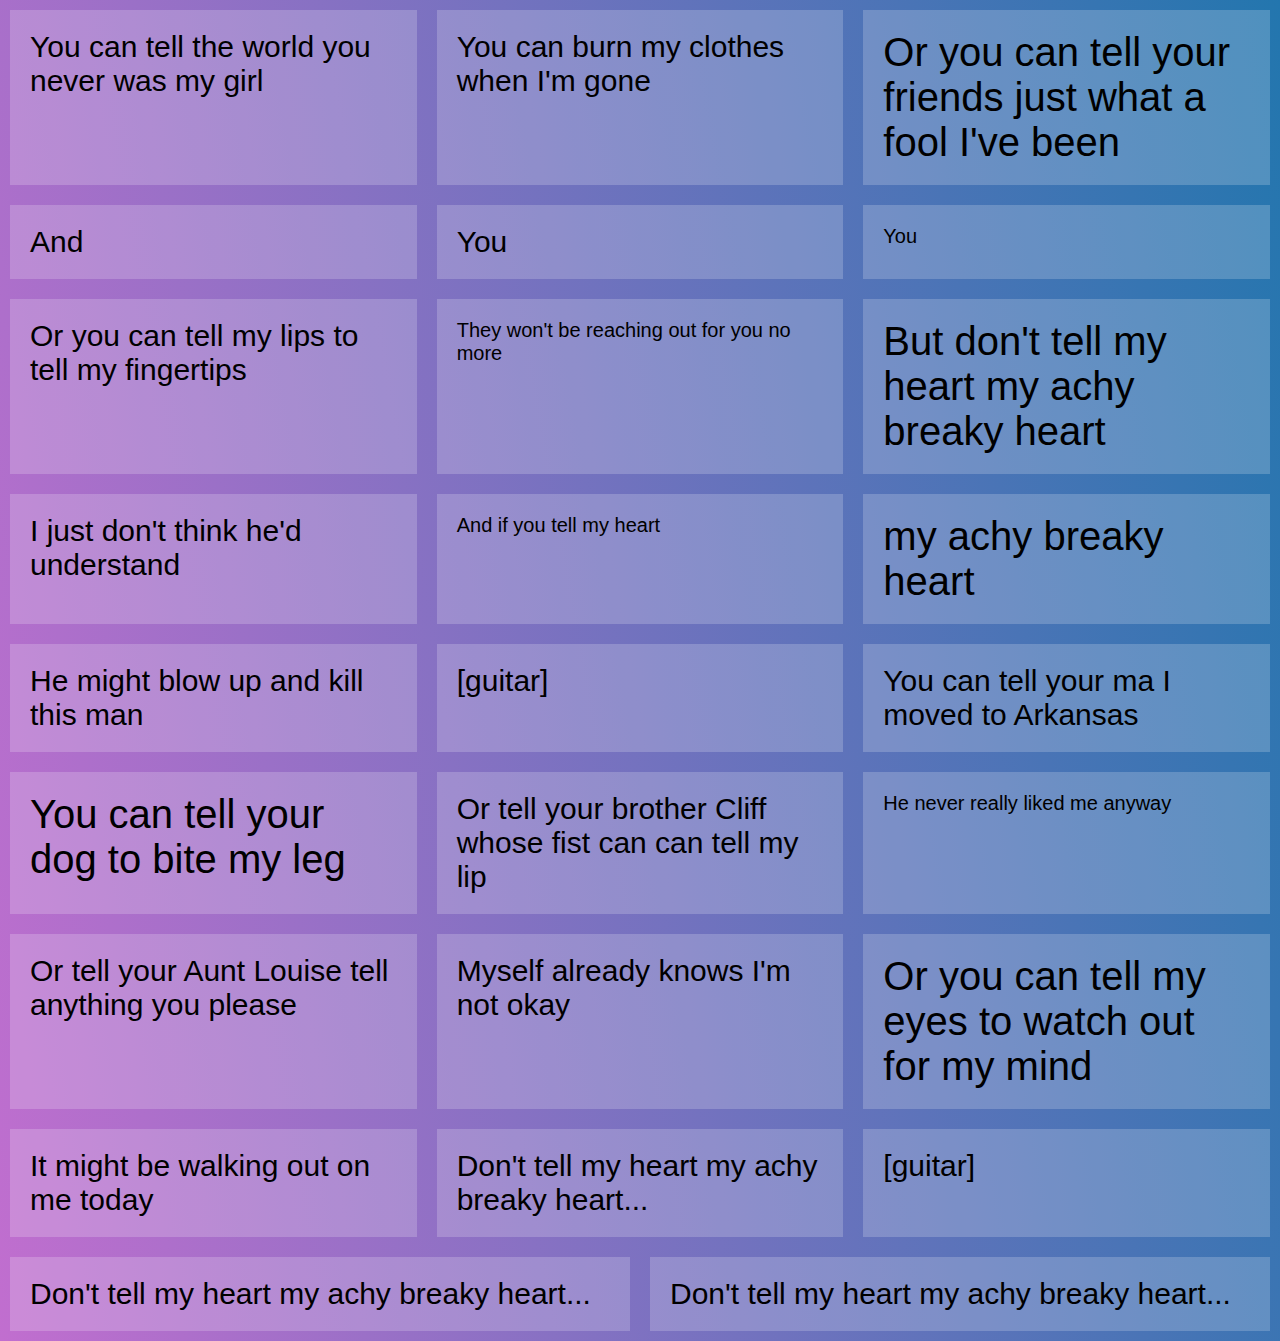
<file: equal-height-elements/index.html>
<!DOCTYPE html>
<html lang="en">
  <head>
    <meta charset="UTF-8" />
    <title>FlexBox Nav</title>
    <link
      rel="stylesheet"
      href="https://maxcdn.bootstrapcdn.com/font-awesome/4.3.0/css/font-awesome.min.css"
    />
    <link rel="stylesheet" href="./style-START.css" />
  </head>
  <body>
    <div class="elements">
      <div class="item">You can tell the world you never was my girl</div>
      <div class="item">You can burn my clothes when I'm gone</div>
      <div class="item large">
        Or you can tell your friends just what a fool I've been
      </div>
      <div class="item">And</div>

      <div class="item">You</div>
      <div class="item small">You</div>
      <div class="item">Or you can tell my lips to tell my fingertips</div>
      <div class="item small">They won't be reaching out for you no more</div>

      <div class="item large">But don't tell my heart my achy breaky heart</div>
      <div class="item">I just don't think he'd understand</div>
      <div class="item small">And if you tell my heart</div>
      <div class="item large">my achy breaky heart</div>
      <div class="item">He might blow up and kill this man</div>

      <div class="item">[guitar]</div>

      <div class="item">You can tell your ma I moved to Arkansas</div>
      <div class="item large">You can tell your dog to bite my leg</div>
      <div class="item">
        Or tell your brother Cliff whose fist can can tell my lip
      </div>
      <div class="item small">He never really liked me anyway</div>

      <div class="item">Or tell your Aunt Louise tell anything you please</div>
      <div class="item">Myself already knows I'm not okay</div>
      <div class="item large">
        Or you can tell my eyes to watch out for my mind
      </div>
      <div class="item">It might be walking out on me today</div>

      <div class="item">Don't tell my heart my achy breaky heart...</div>

      <div class="item">[guitar]</div>

      <div class="item">Don't tell my heart my achy breaky heart...</div>
      <div class="item">Don't tell my heart my achy breaky heart...</div>
    </div>
  </body>
</html>
</file>
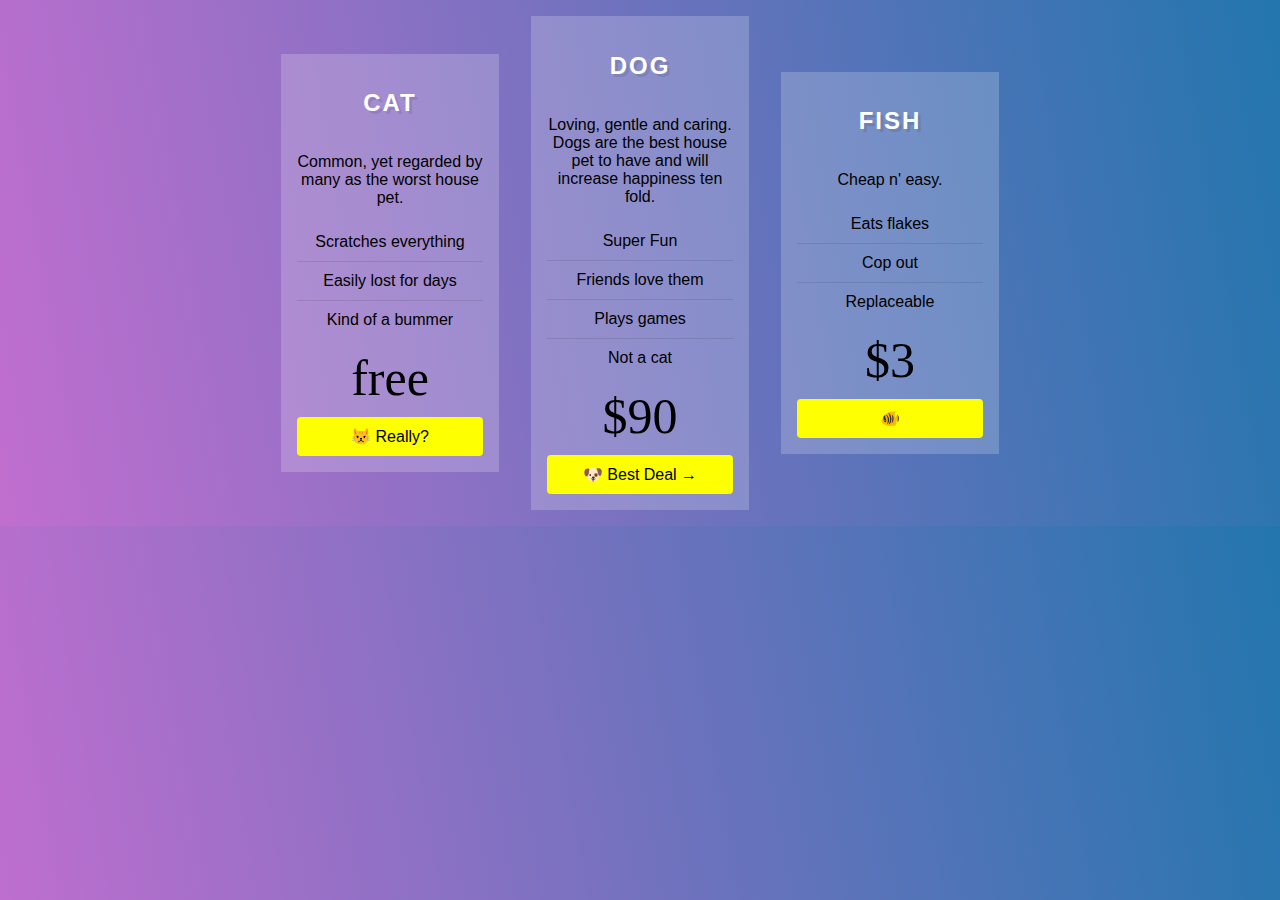
<file: pricing-grid/index.html>
<!DOCTYPE html>
<html lang="en">
  <head>
    <meta charset="UTF-8" />
    <title>FlexBox Nav</title>
    <link
      rel="stylesheet"
      href="https://maxcdn.bootstrapcdn.com/font-awesome/4.3.0/css/font-awesome.min.css"
    />
    <link rel="stylesheet" href="style-START.css" />
  </head>
  <body>
    <!-- Flex Container! -->
    <div class="pricing-grid">
      <div class="plan plan1">
        <h2>Cat</h2>
        <p>Common, yet regarded by many as the worst house pet.</p>
        <ul class="features">
          <li>Scratches everything</li>
          <li>Easily lost for days</li>
          <li>Kind of a bummer</li>
        </ul>

        <p class="price">free</p>

        <a href="#" class="cta">😾 Really?</a>
      </div>

      <div class="plan plan2">
        <h2>Dog</h2>
        <p>
          Loving, gentle and caring. Dogs are the best house pet to have and
          will increase happiness ten fold.
        </p>
        <ul class="features">
          <li>Super Fun</li>
          <li>Friends love them</li>
          <li>Plays games</li>
          <li>Not a cat</li>
        </ul>

        <p class="price">$90</p>

        <a href="#" class="cta">🐶 Best Deal →</a>
      </div>

      <div class="plan plan3">
        <h2>Fish</h2>
        <p>Cheap n' easy.</p>
        <ul class="features">
          <li>Eats flakes</li>
          <li>Cop out</li>
          <li>Replaceable</li>
        </ul>

        <p class="price">$3</p>

        <a href="#" class="cta">🐠</a>
      </div>
    </div>
  </body>
</html>
</file>
<file: equal-height-elements/style-START.css>
/* Some CSS Setup - nothing to do with flexbox */
html {
  box-sizing: border-box;
}

*,
*:before,
*:after {
  box-sizing: inherit;
}

body {
  font-family: sans-serif;
  margin: 0;
  background-image: linear-gradient(260deg, #2376ae 0%, #c16ecf 100%);
}

a {
  color: white;
}

.item.large {
  font-size: 40px;
}

.item.small {
  font-size: 20px;
}

.item {
  background: rgba(255, 255, 255, 0.2);
  margin: 10px;
  padding: 20px;
  font-size: 30px;
}

/* Flexbox Starts Here: */
.elements {
  display: flex;
  flex-wrap: wrap;
}
:root {
  --card-gaps: 20px;
}
.item {
  flex: 1 1 calc(33% - var(--card-gaps));
}
</file>
<file: pricing-grid/style-START.css>
/* Some CSS Setup - nothing to do with flexbox */
html {
  box-sizing: border-box;
}

*,
*:before,
*:after {
  box-sizing: inherit;
}

body {
  font-family: sans-serif;
  margin: 0;
  background-image: linear-gradient(260deg, #2376ae 0%, #c16ecf 100%);
}

a {
  color: white;
}

.plan ul {
  margin: 0;
  padding: 0;
  list-style: none;
}

.plan ul li {
  border-bottom: 1px solid rgba(0, 0, 0, 0.1);
  padding: 10px;
}

.plan ul li:last-child {
  border-bottom: 0;
}

.plan a {
  text-decoration: none;
  background: #feff00;
  padding: 10px;
  color: black;
  border-radius: 4px;
}

.plan h2 {
  text-transform: uppercase;
  color: white;
  letter-spacing: 2px;
  text-shadow: 3px 3px 0 rgba(0, 0, 0, 0.1);
}

.price {
  font-size: 50px;
  font-family: serif;
  margin: 10px 0;
}

.pricing-grid {
  max-width: 750px;
  margin: 0 auto;

  display: flex;
  align-items: center;
}
.plan {
  background-color: rgba(255, 255, 255, 0.2);
  flex: 1;
  margin: 1rem;
  padding: 1rem;
  text-align: center;

  display: flex;
  flex-direction: column;
}
</file>
